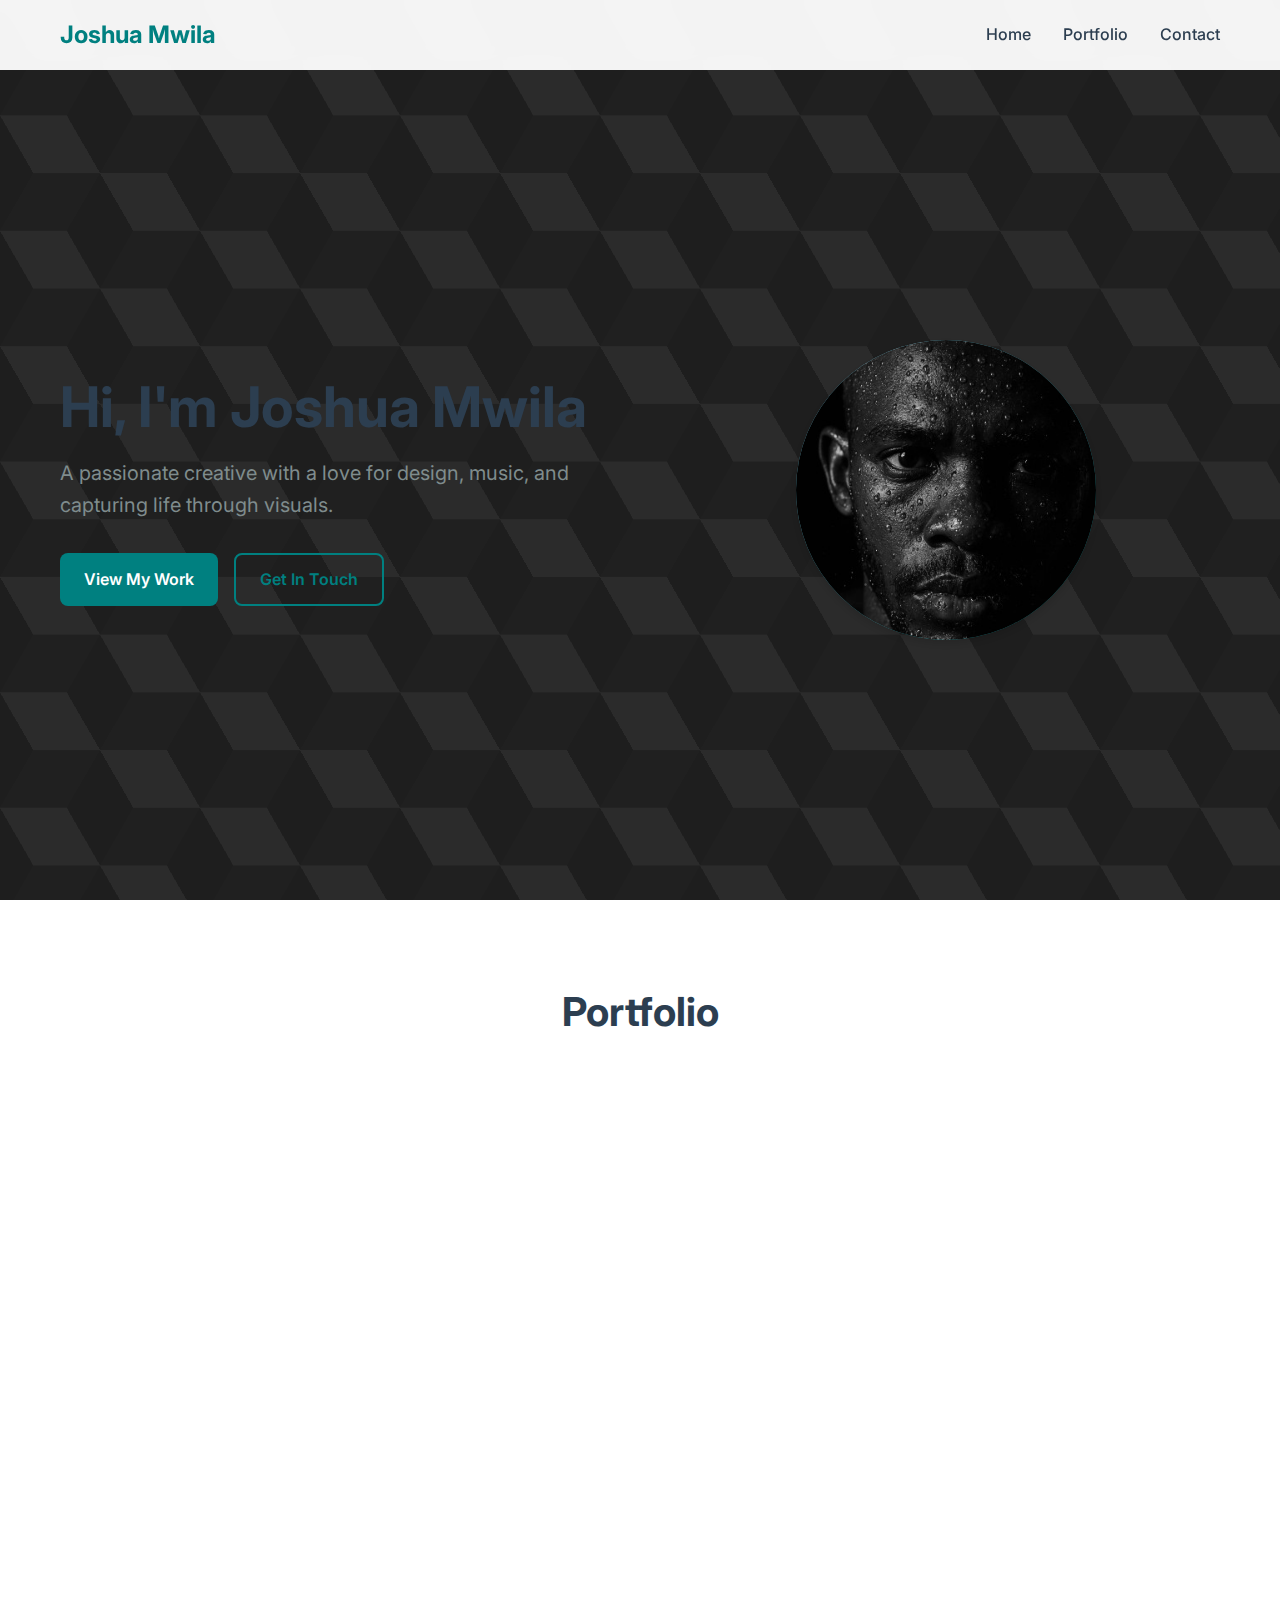
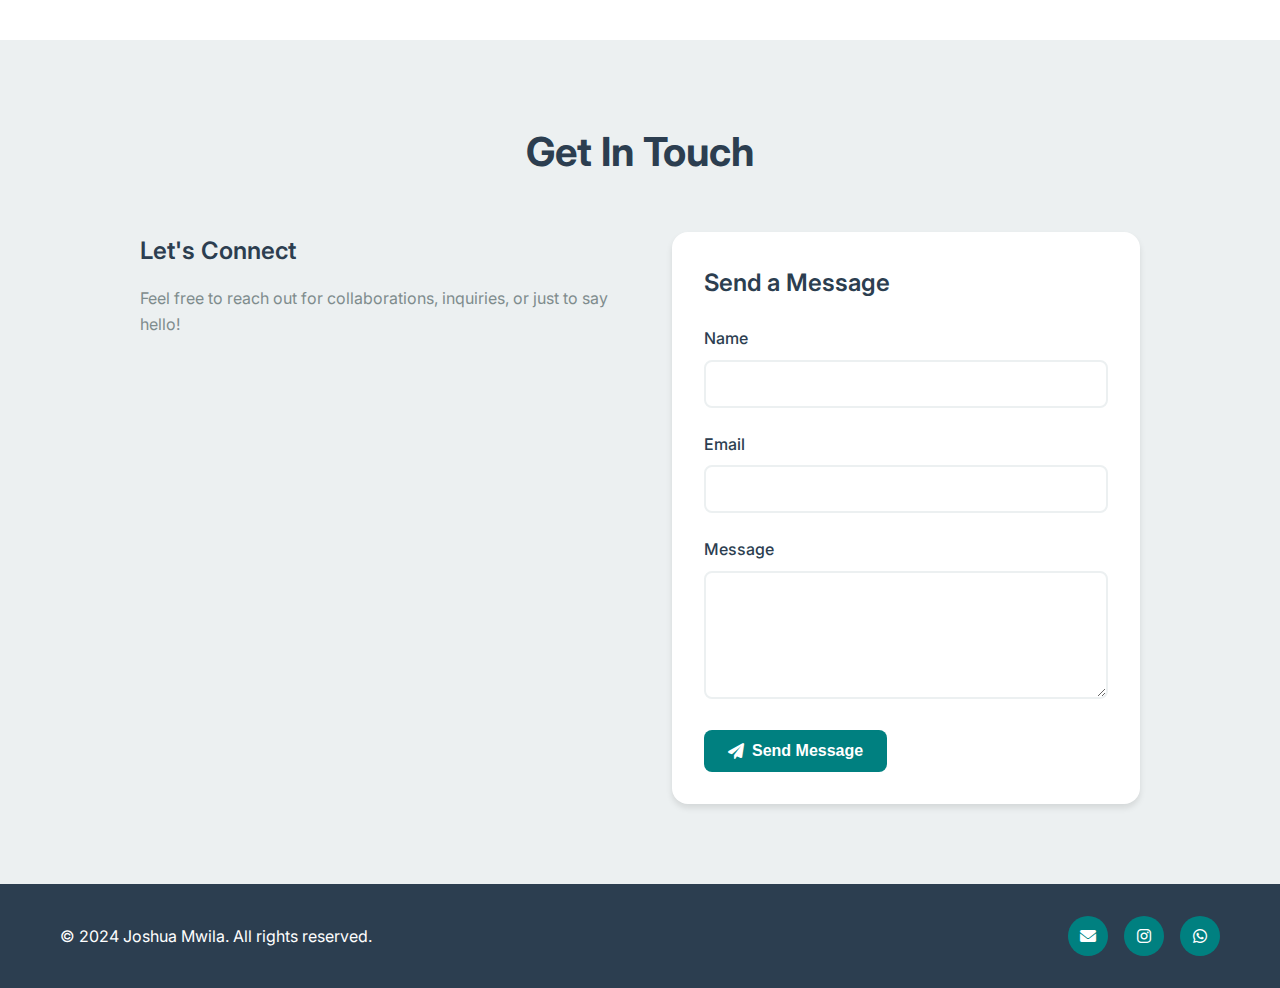
<file: index.html>
<!DOCTYPE html>
<html lang="en">
<head>
    <meta charset="UTF-8">
    <meta name="viewport" content="width=device-width, initial-scale=1.0">
    <title>Joshua Mwila - Creative Portfolio</title>
    <link rel="stylesheet" href="styles.css">
    <link href="https://cdnjs.cloudflare.com/ajax/libs/font-awesome/6.0.0/css/all.min.css" rel="stylesheet">
    <link href="https://fonts.googleapis.com/css2?family=Inter:wght@300;400;500;600;700&display=swap" rel="stylesheet">
</head>
<body>
    <!-- Navigation -->
    <nav class="navbar">
        <div class="nav-container">
            <div class="nav-logo">
                <a href="#home">Joshua Mwila</a>
            </div>
            <ul class="nav-menu">
                <li><a href="#home" class="nav-link">Home</a></li>
                <li><a href="#portfolio" class="nav-link">Portfolio</a></li>
                <li><a href="#contact" class="nav-link">Contact</a></li>
            </ul>
            <div class="hamburger">
                <span class="bar"></span>
                <span class="bar"></span>
                <span class="bar"></span>
            </div>
        </div>
    </nav>

    <!-- Home Section -->
    <section id="home" class="hero">
        <div class="hero-container">
            <div class="hero-content">
                <div class="hero-text">
                    <h1 class="hero-title">Hi, I'm Joshua Mwila</h1>
                    <p class="hero-subtitle">A passionate creative with a love for design, music, and capturing life through visuals.</p>
                    <div class="hero-buttons">
                        <a href="#portfolio" class="btn btn-primary">View My Work</a>
                        <a href="#contact" class="btn btn-secondary">Get In Touch</a>
                    </div>
                </div>
                <div class="hero-image">
                    <div class="profile-placeholder">
                        <img src="joshua.jpg" alt="Joshua Mwila" class="profile-image">
                    </div>
                </div>
            </div>
        </div>
    </section>

    <!-- Portfolio Section -->
    <section id="portfolio" class="portfolio">
        <div class="container">
            <h2 class="section-title">Portfolio</h2>
            <div class="portfolio-grid">
                <div class="portfolio-item">
                    <div class="portfolio-image">
                        <div class="project-placeholder">
                            <i class="fas fa-palette"></i>
                        </div>
                    </div>
                    <div class="portfolio-content">
                        <h3 class="project-title">MJ's DESIGNS</h3>
                        <p class="project-description">A creative design project showcasing innovative visual concepts and artistic direction.</p>
                        <a href="https://www.behance.net/gallery/225673233/MJs-DESIGNS" target="_blank" class="btn btn-primary">
                            <i class="fab fa-behance"></i>
                            View Project on Behance
                        </a>
                    </div>
                </div>
            </div>
        </div>
    </section>

    <!-- Contact Section -->
    <section id="contact" class="contact">
        <div class="container">
            <h2 class="section-title">Get In Touch</h2>
            <div class="contact-content">
                <div class="contact-info">
                    <h3>Let's Connect</h3>
                    <p>Feel free to reach out for collaborations, inquiries, or just to say hello!</p>
                    
                    <div class="contact-details">
                        <div class="contact-item">
                            <div class="contact-icon">
                                <i class="fas fa-envelope"></i>
                            </div>
                            <div class="contact-text">
                                <h4>Email</h4>
                                <a href="mailto:joshuamwila2004@gmail.com">joshuamwila2004@gmail.com</a>
                            </div>
                        </div>
                        
                        <div class="contact-item">
                            <div class="contact-icon">
                                <i class="fab fa-instagram"></i>
                            </div>
                            <div class="contact-text">
                                <h4>Instagram</h4>
                                <a href="https://instagram.com/josh.mwila.58" target="_blank">@josh.mwila.58</a>
                            </div>
                        </div>
                        
                        <div class="contact-item">
                            <div class="contact-icon">
                                <i class="fab fa-whatsapp"></i>
                            </div>
                            <div class="contact-text">
                                <h4>WhatsApp</h4>
                                <a href="https://wa.me/260951027094" target="_blank">+260 95 102 7094</a>
                            </div>
                        </div>
                    </div>
                </div>
                
                <div class="contact-form">
                    <h3>Send a Message</h3>
                    <form id="contactForm" name="contact" netlify netlify-honeypot="bot-field" method="POST">
                        <input type="hidden" name="form-name" value="contact">
                        <input type="hidden" name="_to" value="joshuamwila2004@gmail.com">
                        <p style="display: none;">
                            <label>Don't fill this out if you're human: <input name="bot-field" /></label>
                        </p>
                        <div class="form-group">
                            <label for="name">Name</label>
                            <input type="text" id="name" name="name" required>
                        </div>
                        
                        <div class="form-group">
                            <label for="email">Email</label>
                            <input type="email" id="email" name="email" required>
                        </div>
                        
                        <div class="form-group">
                            <label for="message">Message</label>
                            <textarea id="message" name="message" rows="5" required></textarea>
                        </div>
                        
                        <button type="submit" class="btn btn-primary">
                            <i class="fas fa-paper-plane"></i>
                            Send Message
                        </button>
                    </form>
                </div>
            </div>
        </div>
    </section>

    <!-- Footer -->
    <footer class="footer">
        <div class="container">
            <div class="footer-content">
                <div class="footer-info">
                    <p>&copy; 2024 Joshua Mwila. All rights reserved.</p>
                </div>
                <div class="footer-social">
                    <a href="mailto:joshuamwila2004@gmail.com" aria-label="Email">
                        <i class="fas fa-envelope"></i>
                    </a>
                    <a href="https://instagram.com/josh.mwila.58" target="_blank" aria-label="Instagram">
                        <i class="fab fa-instagram"></i>
                    </a>
                    <a href="https://wa.me/260951027094" target="_blank" aria-label="WhatsApp">
                        <i class="fab fa-whatsapp"></i>
                    </a>
                </div>
            </div>
        </div>
    </footer>

    <script src="script.js"></script>
</body>
</html>
</file>
<file: styles.css>
/* Reset and Base Styles */
* {
    margin: 0;
    padding: 0;
    box-sizing: border-box;
}

:root {
    --primary-color: #008080; /* Teal */
    --secondary-color: #87CEEB; /* Light Blue */
    --dark-grey: #2C3E50;
    --light-grey: #ECF0F1;
    --white: #FFFFFF;
    --text-dark: #2C3E50;
    --text-light: #7F8C8D;
    --shadow: 0 4px 6px rgba(0, 0, 0, 0.1);
    --transition: all 0.3s ease;
}

body {
    font-family: 'Inter', sans-serif;
    line-height: 1.6;
    color: var(--text-dark);
    background-color: var(--white);
}

.container {
    max-width: 1200px;
    margin: 0 auto;
    padding: 0 20px;
}

/* Navigation */
.navbar {
    position: fixed;
    top: 0;
    width: 100%;
    background: rgba(255, 255, 255, 0.95);
    backdrop-filter: blur(10px);
    z-index: 1000;
    padding: 1rem 0;
    transition: var(--transition);
}

.nav-container {
    max-width: 1200px;
    margin: 0 auto;
    padding: 0 20px;
    display: flex;
    justify-content: space-between;
    align-items: center;
}

.nav-logo a {
    font-size: 1.5rem;
    font-weight: 700;
    color: var(--primary-color);
    text-decoration: none;
    transition: var(--transition);
}

.nav-logo a:hover {
    color: var(--secondary-color);
}

.nav-menu {
    display: flex;
    list-style: none;
    gap: 2rem;
}

.nav-link {
    color: var(--text-dark);
    text-decoration: none;
    font-weight: 500;
    transition: var(--transition);
    position: relative;
}

.nav-link:hover {
    color: var(--primary-color);
}

.nav-link::after {
    content: '';
    position: absolute;
    bottom: -5px;
    left: 0;
    width: 0;
    height: 2px;
    background: var(--primary-color);
    transition: var(--transition);
}

.nav-link:hover::after {
    width: 100%;
}

.hamburger {
    display: none;
    flex-direction: column;
    cursor: pointer;
}

.bar {
    width: 25px;
    height: 3px;
    background: var(--text-dark);
    margin: 3px 0;
    transition: var(--transition);
}

/* Hero Section */
.hero {
    min-height: 100vh;
    display: flex;
    align-items: center;
    padding-top: 80px;
    position: relative;
    /* Uiverse.io background pattern - Dark Gray */
    --s: 200px; /* control the size */
    --c1: #2d2d2d;
    --c2: #3d3d3d;
    --c3: #2a2a2a;
    background: repeating-conic-gradient(
            from 30deg,
            #0000 0 120deg,
            var(--c3) 0 180deg
        )
        calc(0.5 * var(--s)) calc(0.5 * var(--s) * 0.577),
        repeating-conic-gradient(
            from 30deg,
            var(--c1) 0 60deg,
            var(--c2) 0 120deg,
            var(--c3) 0 180deg
        );
    background-size: var(--s) calc(var(--s) * 0.577);
}

/* Add overlay to ensure text is readable */
.hero::before {
    content: '';
    position: absolute;
    top: 0;
    left: 0;
    right: 0;
    bottom: 0;
    background: rgba(5, 4, 4, 0.297);
    z-index: 0;
}

.hero-container {
    position: relative;
    z-index: 1;
}

.hero-container {
    max-width: 1200px;
    margin: 0 auto;
    padding: 0 20px;
}

.hero-content {
    display: grid;
    grid-template-columns: 1fr 1fr;
    gap: 4rem;
    align-items: center;
}

.hero-title {
    font-size: 3.5rem;
    font-weight: 700;
    color: var(--text-dark);
    margin-bottom: 1rem;
    line-height: 1.2;
}

.hero-subtitle {
    font-size: 1.25rem;
    color: var(--text-light);
    margin-bottom: 2rem;
    line-height: 1.6;
}

.hero-buttons {
    display: flex;
    gap: 1rem;
    flex-wrap: wrap;
}

.button {
    display: inline-block;
    padding: 12px 24px;
    border: 1px solid #4f4f4f;
    border-radius: 4px;
    transition: all 0.2s ease-in;
    position: relative;
    overflow: hidden;
    font-size: 19px;
    cursor: pointer;
    color: black;
    z-index: 1;
    background: transparent;
}

.button:before {
    content: "";
    position: absolute;
    left: 50%;
    transform: translateX(-50%) scaleY(1) scaleX(1.25);
    top: 100%;
    width: 140%;
    height: 180%;
    background-color: rgba(0, 0, 0, 0.05);
    border-radius: 50%;
    display: block;
    transition: all 0.5s 0.1s cubic-bezier(0.55, 0, 0.1, 1);
    z-index: -1;
}

.button:after {
    content: "";
    position: absolute;
    left: 55%;
    transform: translateX(-50%) scaleY(1) scaleX(1.45);
    top: 180%;
    width: 160%;
    height: 190%;
    background-color: #39bda7;
    border-radius: 50%;
    display: block;
    transition: all 0.5s 0.1s cubic-bezier(0.55, 0, 0.1, 1);
    z-index: -1;
}

.button:hover {
    color: #ffffff;
    border: 1px solid #39bda7;
}

.button:hover:before {
    top: -35%;
    background-color: #39bda7;
    transform: translateX(-50%) scaleY(1.3) scaleX(0.8);
}

.button:hover:after {
    top: -45%;
    background-color: #39bda7;
    transform: translateX(-50%) scaleY(1.3) scaleX(0.8);
}

.btn {
    display: inline-flex;
    align-items: center;
    gap: 0.5rem;
    padding: 12px 24px;
    border: none;
    border-radius: 8px;
    font-weight: 600;
    text-decoration: none;
    transition: var(--transition);
    cursor: pointer;
    font-size: 1rem;
}

.btn-primary {
    background: var(--primary-color);
    color: var(--white);
}

.btn-primary:hover {
    background: #006666;
    transform: translateY(-2px);
    box-shadow: var(--shadow);
}

.btn-secondary {
    background: transparent;
    color: var(--primary-color);
    border: 2px solid var(--primary-color);
}

.btn-secondary:hover {
    background: var(--primary-color);
    color: var(--white);
    transform: translateY(-2px);
}

.hero-image {
    display: flex;
    justify-content: center;
    align-items: center;
}

.profile-placeholder {
    width: 300px;
    height: 300px;
    border-radius: 50%;
    background: linear-gradient(135deg, var(--secondary-color), var(--primary-color));
    display: flex;
    align-items: center;
    justify-content: center;
    box-shadow: var(--shadow);
    transition: var(--transition);
}

.profile-placeholder:hover {
    transform: scale(1.05);
}

.profile-image {
    width: 100%;
    height: 100%;
    object-fit: cover;
    border-radius: 50%;
    transition: var(--transition);
}

/* Section Styles */
.section-title {
    font-size: 2.5rem;
    font-weight: 700;
    text-align: center;
    margin-bottom: 3rem;
    color: var(--text-dark);
}

/* Portfolio Section */
.portfolio {
    padding: 5rem 0;
    background: var(--white);
}

.portfolio-grid {
    display: grid;
    gap: 2rem;
    max-width: 800px;
    margin: 0 auto;
}

.portfolio-item {
    background: var(--white);
    border-radius: 16px;
    overflow: hidden;
    box-shadow: var(--shadow);
    transition: var(--transition);
}

.portfolio-item:hover {
    transform: translateY(-5px);
    box-shadow: 0 8px 25px rgba(0, 0, 0, 0.15);
}

.portfolio-image {
    height: 250px;
    background: linear-gradient(135deg, var(--secondary-color), var(--primary-color));
    display: flex;
    align-items: center;
    justify-content: center;
}

.project-placeholder {
    width: 100px;
    height: 100px;
    background: rgba(255, 255, 255, 0.2);
    border-radius: 50%;
    display: flex;
    align-items: center;
    justify-content: center;
}

.project-placeholder i {
    font-size: 2.5rem;
    color: var(--white);
}

.portfolio-content {
    padding: 2rem;
}

.project-title {
    font-size: 1.5rem;
    font-weight: 600;
    margin-bottom: 1rem;
    color: var(--text-dark);
}

.project-description {
    color: var(--text-light);
    margin-bottom: 1.5rem;
    line-height: 1.6;
}

/* Contact Section */
.contact {
    padding: 5rem 0;
    background: var(--light-grey);
}

.contact-content {
    display: grid;
    grid-template-columns: 1fr 1fr;
    gap: 4rem;
    max-width: 1000px;
    margin: 0 auto;
}

.contact-info h3 {
    font-size: 1.5rem;
    font-weight: 600;
    margin-bottom: 1rem;
    color: var(--text-dark);
}

.contact-info p {
    color: var(--text-light);
    margin-bottom: 2rem;
    line-height: 1.6;
}

.contact-details {
    display: flex;
    flex-direction: column;
    gap: 1.5rem;
}

.contact-item {
    display: flex;
    align-items: center;
    gap: 1rem;
    padding: 1rem;
    background: var(--white);
    border-radius: 8px;
    transition: var(--transition);
}

.contact-item:hover {
    transform: translateX(5px);
    box-shadow: var(--shadow);
}

.contact-icon {
    width: 50px;
    height: 50px;
    background: var(--primary-color);
    border-radius: 50%;
    display: flex;
    align-items: center;
    justify-content: center;
    flex-shrink: 0;
}

.contact-icon i {
    color: var(--white);
    font-size: 1.2rem;
}

.contact-text h4 {
    font-weight: 600;
    margin-bottom: 0.25rem;
    color: var(--text-dark);
}

.contact-text a {
    color: var(--primary-color);
    text-decoration: none;
    transition: var(--transition);
}

.contact-text a:hover {
    color: var(--secondary-color);
}

/* Contact Form */
.contact-form {
    background: var(--white);
    padding: 2rem;
    border-radius: 16px;
    box-shadow: var(--shadow);
}

.contact-form h3 {
    font-size: 1.5rem;
    font-weight: 600;
    margin-bottom: 1.5rem;
    color: var(--text-dark);
}

.form-group {
    margin-bottom: 1.5rem;
}

.form-group label {
    display: block;
    margin-bottom: 0.5rem;
    font-weight: 500;
    color: var(--text-dark);
}

.form-group input,
.form-group textarea {
    width: 100%;
    padding: 12px;
    border: 2px solid var(--light-grey);
    border-radius: 8px;
    font-size: 1rem;
    transition: var(--transition);
    font-family: inherit;
}

.form-group input:focus,
.form-group textarea:focus {
    outline: none;
    border-color: var(--primary-color);
    box-shadow: 0 0 0 3px rgba(0, 128, 128, 0.1);
}

.form-group textarea {
    resize: vertical;
    min-height: 120px;
}

/* Footer */
.footer {
    background: var(--dark-grey);
    color: var(--white);
    padding: 2rem 0;
}

.footer-content {
    display: flex;
    justify-content: space-between;
    align-items: center;
    flex-wrap: wrap;
    gap: 1rem;
}

.footer-social {
    display: flex;
    gap: 1rem;
}

.footer-social a {
    width: 40px;
    height: 40px;
    background: var(--primary-color);
    border-radius: 50%;
    display: flex;
    align-items: center;
    justify-content: center;
    color: var(--white);
    text-decoration: none;
    transition: var(--transition);
}

.footer-social a:hover {
    background: var(--secondary-color);
    transform: translateY(-2px);
}

/* Responsive Design */
@media (max-width: 768px) {
    .hamburger {
        display: flex;
    }

    .nav-menu {
        position: fixed;
        left: -100%;
        top: 70px;
        flex-direction: column;
        background-color: var(--white);
        width: 100%;
        text-align: center;
        transition: 0.3s;
        box-shadow: var(--shadow);
        padding: 2rem 0;
    }

    .nav-menu.active {
        left: 0;
    }

    .hero-content {
        grid-template-columns: 1fr;
        text-align: center;
        gap: 2rem;
    }

    .hero-title {
        font-size: 2.5rem;
    }

    .hero-buttons {
        justify-content: center;
    }

    .contact-content {
        grid-template-columns: 1fr;
        gap: 2rem;
    }

    .footer-content {
        flex-direction: column;
        text-align: center;
    }

    .section-title {
        font-size: 2rem;
    }
}

@media (max-width: 480px) {
    .hero-title {
        font-size: 2rem;
    }

    .hero-subtitle {
        font-size: 1.1rem;
    }

    .btn {
        padding: 10px 20px;
        font-size: 0.9rem;
    }

    .profile-placeholder {
        width: 250px;
        height: 250px;
    }

    .profile-placeholder i {
        font-size: 3rem;
    }

    .portfolio-content {
        padding: 1.5rem;
    }

    .contact-form {
        padding: 1.5rem;
    }
}

/* Smooth scrolling */
html {
    scroll-behavior: smooth;
}

/* Animation for page load */
@keyframes fadeInUp {
    from {
        opacity: 0;
        transform: translateY(30px);
    }
    to {
        opacity: 1;
        transform: translateY(0);
    }
}

.hero-content,
.portfolio-item,
.contact-item {
    animation: fadeInUp 0.6s ease-out;
}
</file>
